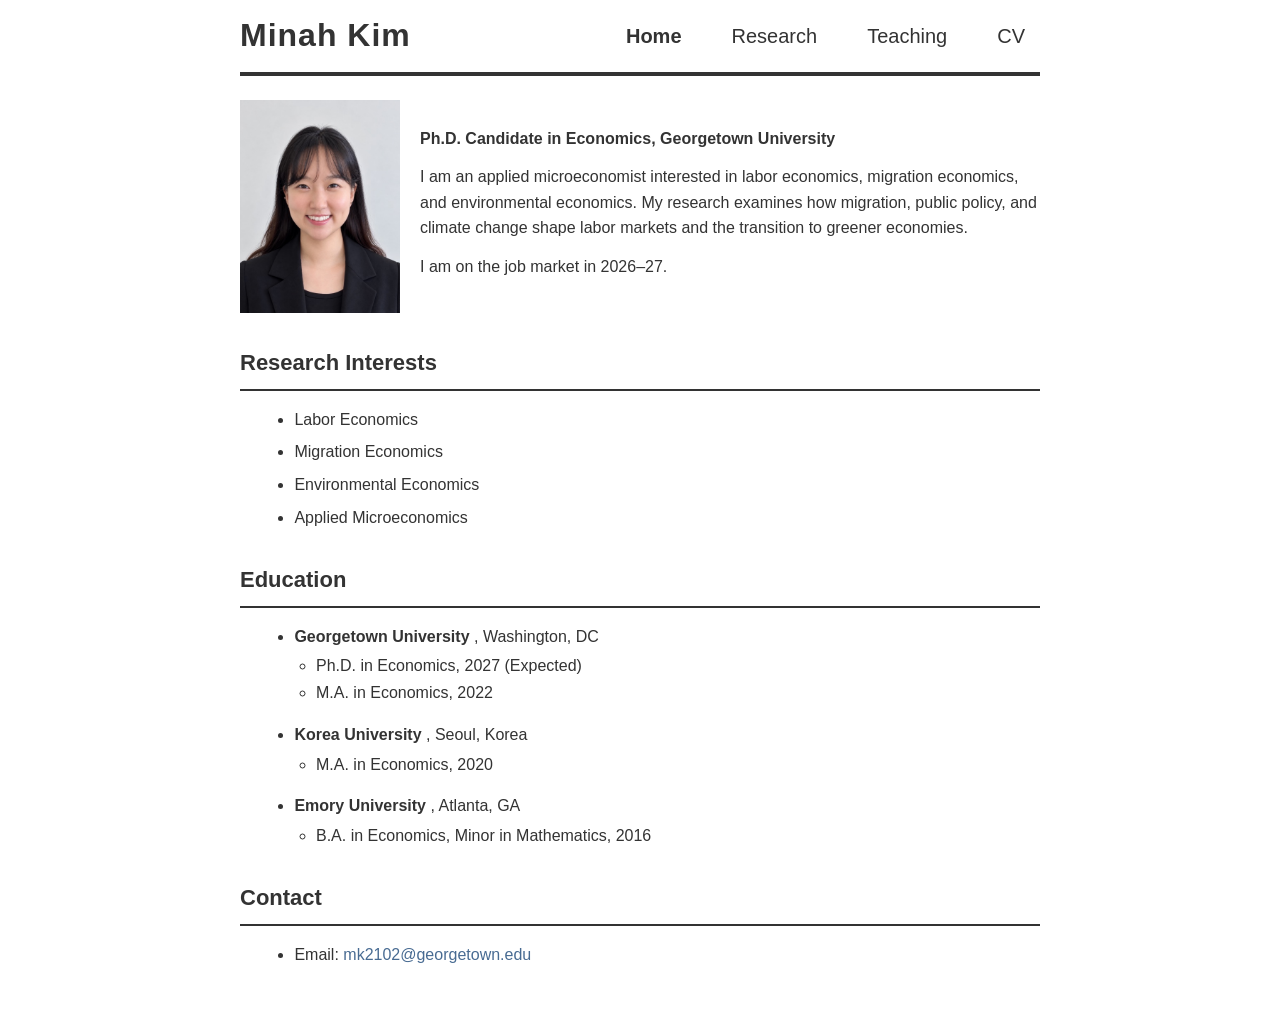
<file: index.html>
<!doctype html>
<html lang="en">
<head>
  <meta charset="utf-8">
  <meta name="viewport" content="width=device-width, initial-scale=1">
  <title>Minah Kim</title>
  <meta name="description" content="Minah Kim is a Ph.D. candidate in Economics at Georgetown University, studying labor, migration, and environmental economics. On the 2026–27 job market.">
  <meta name="author" content="Minah Kim">
  <link rel="canonical" href="https://minahkim-econ.github.io/">
  <meta property="og:type" content="website">
  <meta property="og:site_name" content="Minah Kim">
  <meta property="og:title" content="Minah Kim">
  <meta property="og:description" content="Minah Kim is a Ph.D. candidate in Economics at Georgetown University, studying labor, migration, and environmental economics. On the 2026–27 job market.">
  <meta property="og:url" content="https://minahkim-econ.github.io/">
  <meta property="og:image" content="https://minahkim-econ.github.io/profile.jpg">
  <meta property="og:image:alt" content="Minah Kim">
  <meta name="twitter:card" content="summary">
  <link rel="icon" href="favicon.svg" type="image/svg+xml">
  <link rel="stylesheet" href="style.css">
  <script type="application/ld+json">
{
  "@context": "https://schema.org",
  "@type": "Person",
  "@id": "https://minahkim-econ.github.io/#minah-kim",
  "name": "Minah Kim",
  "url": "https://minahkim-econ.github.io/",
  "image": "https://minahkim-econ.github.io/profile.jpg",
  "jobTitle": "Ph.D. Candidate in Economics",
  "affiliation": {
    "@type": "CollegeOrUniversity",
    "name": "Georgetown University"
  },
  "knowsAbout": [
    "Labor Economics",
    "Migration Economics",
    "Environmental Economics",
    "Applied Microeconomics"
  ]
}
  </script>
</head>
<body>
  <a class="skip-link" href="#content">Skip to main content</a>
  <!-- The same navigation is repeated in all four files for direct HTML editing. -->
  <header class="site-header">
    <div class="header-container">
      <h1 class="site-name"><a href="index.html">Minah Kim</a></h1>
      <nav aria-label="Primary navigation">
        <ul>
          <li><a href="index.html" aria-current="page">Home</a></li>
          <li><a href="research.html">Research</a></li>
          <li><a href="teaching.html">Teaching</a></li>
          <li><a href="cv.html">CV</a></li>
        </ul>
      </nav>
    </div>
  </header>
  <!-- Edit this page’s content below. No JavaScript or iframe is used for text. -->
<main id="content" tabindex="-1">
 <section id="profile-section">
  <div id="profile-picture">
   <img alt="Minah Kim" decoding="async" height="600" src="profile.jpg" width="450"/>
  </div>
  <div id="research-statement">
   <p>
    <strong>
     Ph.D. Candidate in Economics, Georgetown University
    </strong>
   </p>
   <p>
    I am an applied microeconomist interested in labor economics, migration economics, and environmental economics. My research examines how migration, public policy, and climate change shape labor markets and the transition to greener economies.
   </p>
   <p>
    I am on the job market in 2026–27.
   </p>
  </div>
 </section>
 <section class="home-info-section">
  <h2>
   Research Interests
  </h2>
  <div class="home-section-content">
   <ul class="home-bullet-list">
    <li>
     Labor Economics
    </li>
    <li>
     Migration Economics
    </li>
    <li>
     Environmental Economics
    </li>
    <li>
     Applied Microeconomics
    </li>
   </ul>
  </div>
 </section>
 <section class="home-info-section">
  <h2>
   Education
  </h2>
  <div class="home-section-content">
   <ul class="home-bullet-list education-list">
    <li>
     <strong>
      Georgetown University
     </strong>, Washington, DC
     <ul class="education-detail-list">
      <li>
       Ph.D. in Economics, 2027 (Expected)
      </li>
      <li>
       M.A. in Economics, 2022
      </li>
     </ul>
    </li>
    <li>
     <strong>
      Korea University
     </strong>, Seoul, Korea
     <ul class="education-detail-list">
      <li>
       M.A. in Economics, 2020
      </li>
     </ul>
    </li>
    <li>
     <strong>
      Emory University
     </strong>, Atlanta, GA
     <ul class="education-detail-list">
      <li>
       B.A. in Economics, Minor in Mathematics, 2016
      </li>
     </ul>
    </li>
   </ul>
  </div>
 </section>
 <section class="home-info-section">
  <h2>
   Contact
  </h2>
  <div class="home-section-content">
   <ul class="home-bullet-list">
    <li>
     Email:
     <a href="mailto:mk2102@georgetown.edu">
      mk2102@georgetown.edu
     </a>
    </li>
   </ul>
  </div>
 </section>
</main>

</body>
</html>
</file>
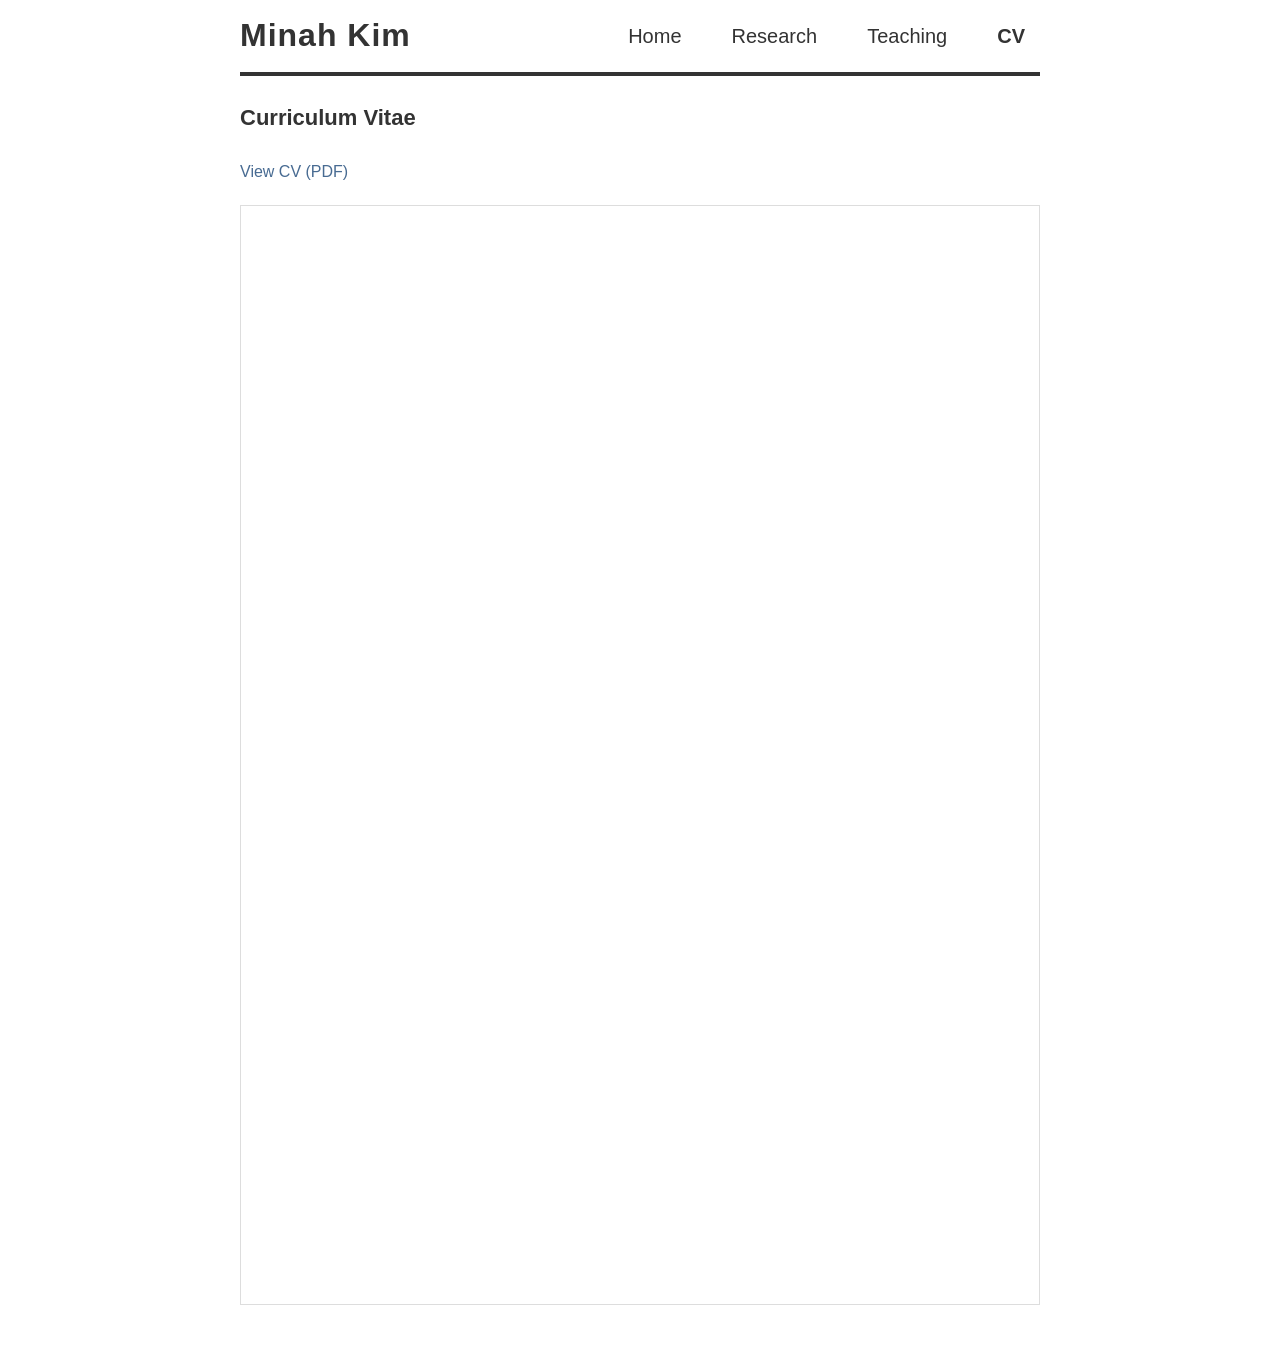
<file: cv.html>
<!doctype html>
<html lang="en">
<head>
  <meta charset="utf-8">
  <meta name="viewport" content="width=device-width, initial-scale=1">
  <title>Minah Kim | CV</title>
  <meta name="description" content="Curriculum vitae of Minah Kim, Ph.D. candidate in Economics at Georgetown University. View the current CV as a PDF.">
  <meta name="author" content="Minah Kim">
  <link rel="canonical" href="https://minahkim-econ.github.io/cv.html">
  <meta property="og:type" content="website">
  <meta property="og:site_name" content="Minah Kim">
  <meta property="og:title" content="CV | Minah Kim | Georgetown University">
  <meta property="og:description" content="Curriculum vitae of Minah Kim, Ph.D. candidate in Economics at Georgetown University. View the current CV as a PDF.">
  <meta property="og:url" content="https://minahkim-econ.github.io/cv.html">
  <meta property="og:image" content="https://minahkim-econ.github.io/profile.jpg">
  <meta property="og:image:alt" content="Minah Kim">
  <meta name="twitter:card" content="summary">
  <link rel="icon" href="favicon.svg" type="image/svg+xml">
  <link rel="stylesheet" href="style.css">
</head>
<body>
  <a class="skip-link" href="#content">Skip to main content</a>
  <!-- The same navigation is repeated in all four files for direct HTML editing. -->
  <header class="site-header">
    <div class="header-container">
      <p class="site-name"><a href="index.html">Minah Kim</a></p>
      <nav aria-label="Primary navigation">
        <ul>
          <li><a href="index.html">Home</a></li>
          <li><a href="research.html">Research</a></li>
          <li><a href="teaching.html">Teaching</a></li>
          <li><a href="cv.html" aria-current="page">CV</a></li>
        </ul>
      </nav>
    </div>
  </header>
  <!-- Edit this page’s content below. No JavaScript or iframe is used for text. -->
<main id="content" tabindex="-1">
 <h1 class="sr-only">
  CV — Minah Kim
 </h1>
 <section>
  <h2 class="cv-heading">
   Curriculum Vitae
  </h2>
  <p class="cv-intro">
   <a href="https://drive.google.com/file/d/1tqMLfS1qfeCySwGYVLD1P_jFo30ikBBq/view" rel="noopener" target="_blank">
    View CV (PDF)
   </a>
  </p>
  <iframe class="cv-viewer" src="https://drive.google.com/file/d/1tqMLfS1qfeCySwGYVLD1P_jFo30ikBBq/preview" title="Minah Kim — Curriculum Vitae">
  </iframe>
 </section>
</main>

</body>
</html>
</file>
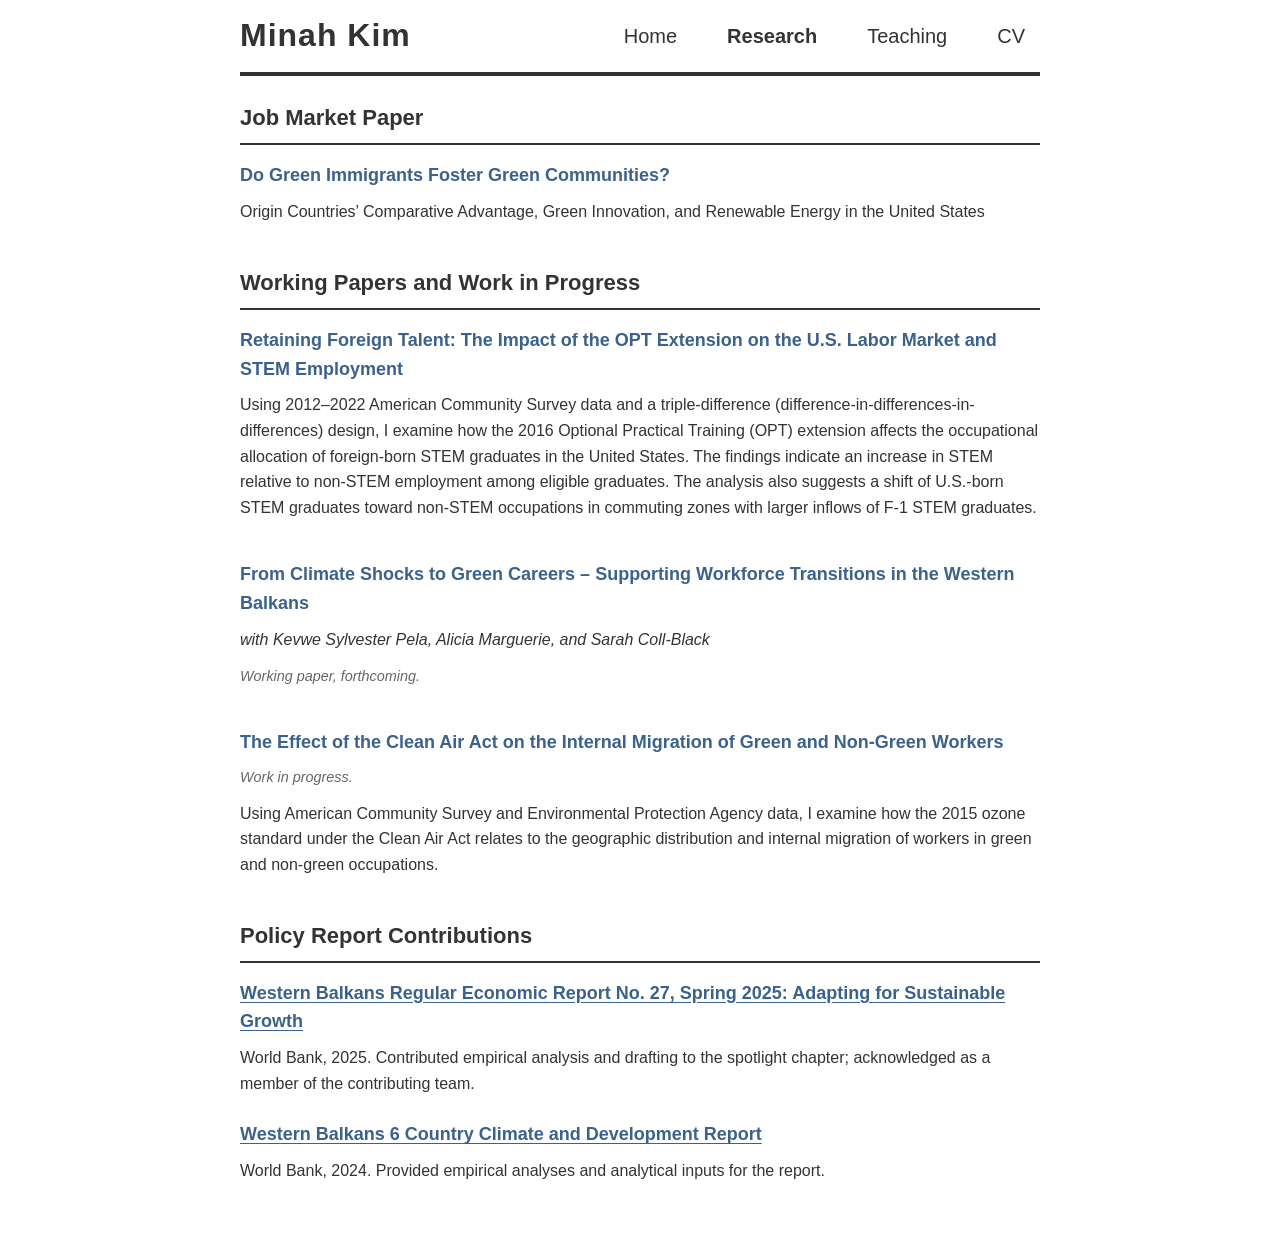
<file: research.html>
<!doctype html>
<html lang="en">
<head>
  <meta charset="utf-8">
  <meta name="viewport" content="width=device-width, initial-scale=1">
  <title>Minah Kim | Research</title>
  <meta name="description" content="Research by Minah Kim on migration, labor markets, green innovation, and environmental policy. Job market paper, working papers, and policy report contributions.">
  <meta name="author" content="Minah Kim">
  <link rel="canonical" href="https://minahkim-econ.github.io/research.html">
  <meta property="og:type" content="website">
  <meta property="og:site_name" content="Minah Kim">
  <meta property="og:title" content="Research | Minah Kim | Georgetown University">
  <meta property="og:description" content="Research by Minah Kim on migration, labor markets, green innovation, and environmental policy. Job market paper, working papers, and policy report contributions.">
  <meta property="og:url" content="https://minahkim-econ.github.io/research.html">
  <meta property="og:image" content="https://minahkim-econ.github.io/profile.jpg">
  <meta property="og:image:alt" content="Minah Kim">
  <meta name="twitter:card" content="summary">
  <link rel="icon" href="favicon.svg" type="image/svg+xml">
  <link rel="stylesheet" href="style.css">
</head>
<body>
  <a class="skip-link" href="#content">Skip to main content</a>
  <!-- The same navigation is repeated in all four files for direct HTML editing. -->
  <header class="site-header">
    <div class="header-container">
      <p class="site-name"><a href="index.html">Minah Kim</a></p>
      <nav aria-label="Primary navigation">
        <ul>
          <li><a href="index.html">Home</a></li>
          <li><a href="research.html" aria-current="page">Research</a></li>
          <li><a href="teaching.html">Teaching</a></li>
          <li><a href="cv.html">CV</a></li>
        </ul>
      </nav>
    </div>
  </header>
  <!-- Edit this page’s content below. No JavaScript or iframe is used for text. -->
<main id="content" tabindex="-1">
 <h1 class="sr-only">
  Research — Minah Kim
 </h1>
 <section>
  <h2>
   Job Market Paper
  </h2>
  <article class="research-paper">
   <h3>
    Do Green Immigrants Foster Green Communities?
   </h3>
   <p>
    Origin Countries’ Comparative Advantage, Green Innovation, and Renewable Energy in the United States
   </p>
  </article>
 </section>
 <section>
  <h2>
   Working Papers and Work in Progress
  </h2>
  <article class="research-paper">
   <h3>
    Retaining Foreign Talent: The Impact of the OPT Extension on the U.S. Labor Market and STEM Employment
   </h3>
   <p>
    Using 2012–2022 American Community Survey data and a triple-difference (difference-in-differences-in-differences) design, I examine how the 2016 Optional Practical Training (OPT) extension affects the occupational allocation of foreign-born STEM graduates in the United States. The findings indicate an increase in STEM relative to non-STEM employment among eligible graduates. The analysis also suggests a shift of U.S.-born STEM graduates toward non-STEM occupations in commuting zones with larger inflows of F-1 STEM graduates.
   </p>
  </article>
  <article class="research-paper">
   <h3>
    From Climate Shocks to Green Careers – Supporting Workforce Transitions in the Western Balkans
   </h3>
   <p>
    <em>
     with Kevwe Sylvester Pela, Alicia Marguerie, and Sarah Coll-Black
    </em>
   </p>
   <p class="paper-status">
    Working paper, forthcoming.
   </p>
  </article>
  <article class="research-paper">
   <h3>
    The Effect of the Clean Air Act on the Internal Migration of Green and Non-Green Workers
   </h3>
   <p class="paper-status">
    Work in progress.
   </p>
   <p>
    Using American Community Survey and Environmental Protection Agency data, I examine how the 2015 ozone standard under the Clean Air Act relates to the geographic distribution and internal migration of workers in green and non-green occupations.
   </p>
  </article>
 </section>
 <section>
  <h2>
   Policy Report Contributions
  </h2>
  <div class="publication-entry">
   <h3>
    <a href="https://documents1.worldbank.org/curated/en/099042325021511545/pdf/P506742-7e63000a-aafd-40a5-8b97-fffe2a1cc12f.pdf" rel="noopener" target="_blank">
     Western Balkans Regular Economic Report No. 27, Spring 2025: Adapting for Sustainable Growth
    </a>
   </h3>
   <p>
    World Bank, 2025. Contributed empirical analysis and drafting to the spotlight chapter; acknowledged as a member of the contributing team.
   </p>
  </div>
  <div class="publication-entry">
   <h3>
    <a href="https://documents1.worldbank.org/curated/en/099071524133044083/pdf/P17920517750570c21b0f01a95ff7aa3fcc.pdf" rel="noopener" target="_blank">
     Western Balkans 6 Country Climate and Development Report
    </a>
   </h3>
   <p>
    World Bank, 2024. Provided empirical analyses and analytical inputs for the report.
   </p>
  </div>
 </section>
</main>

</body>
</html>
</file>
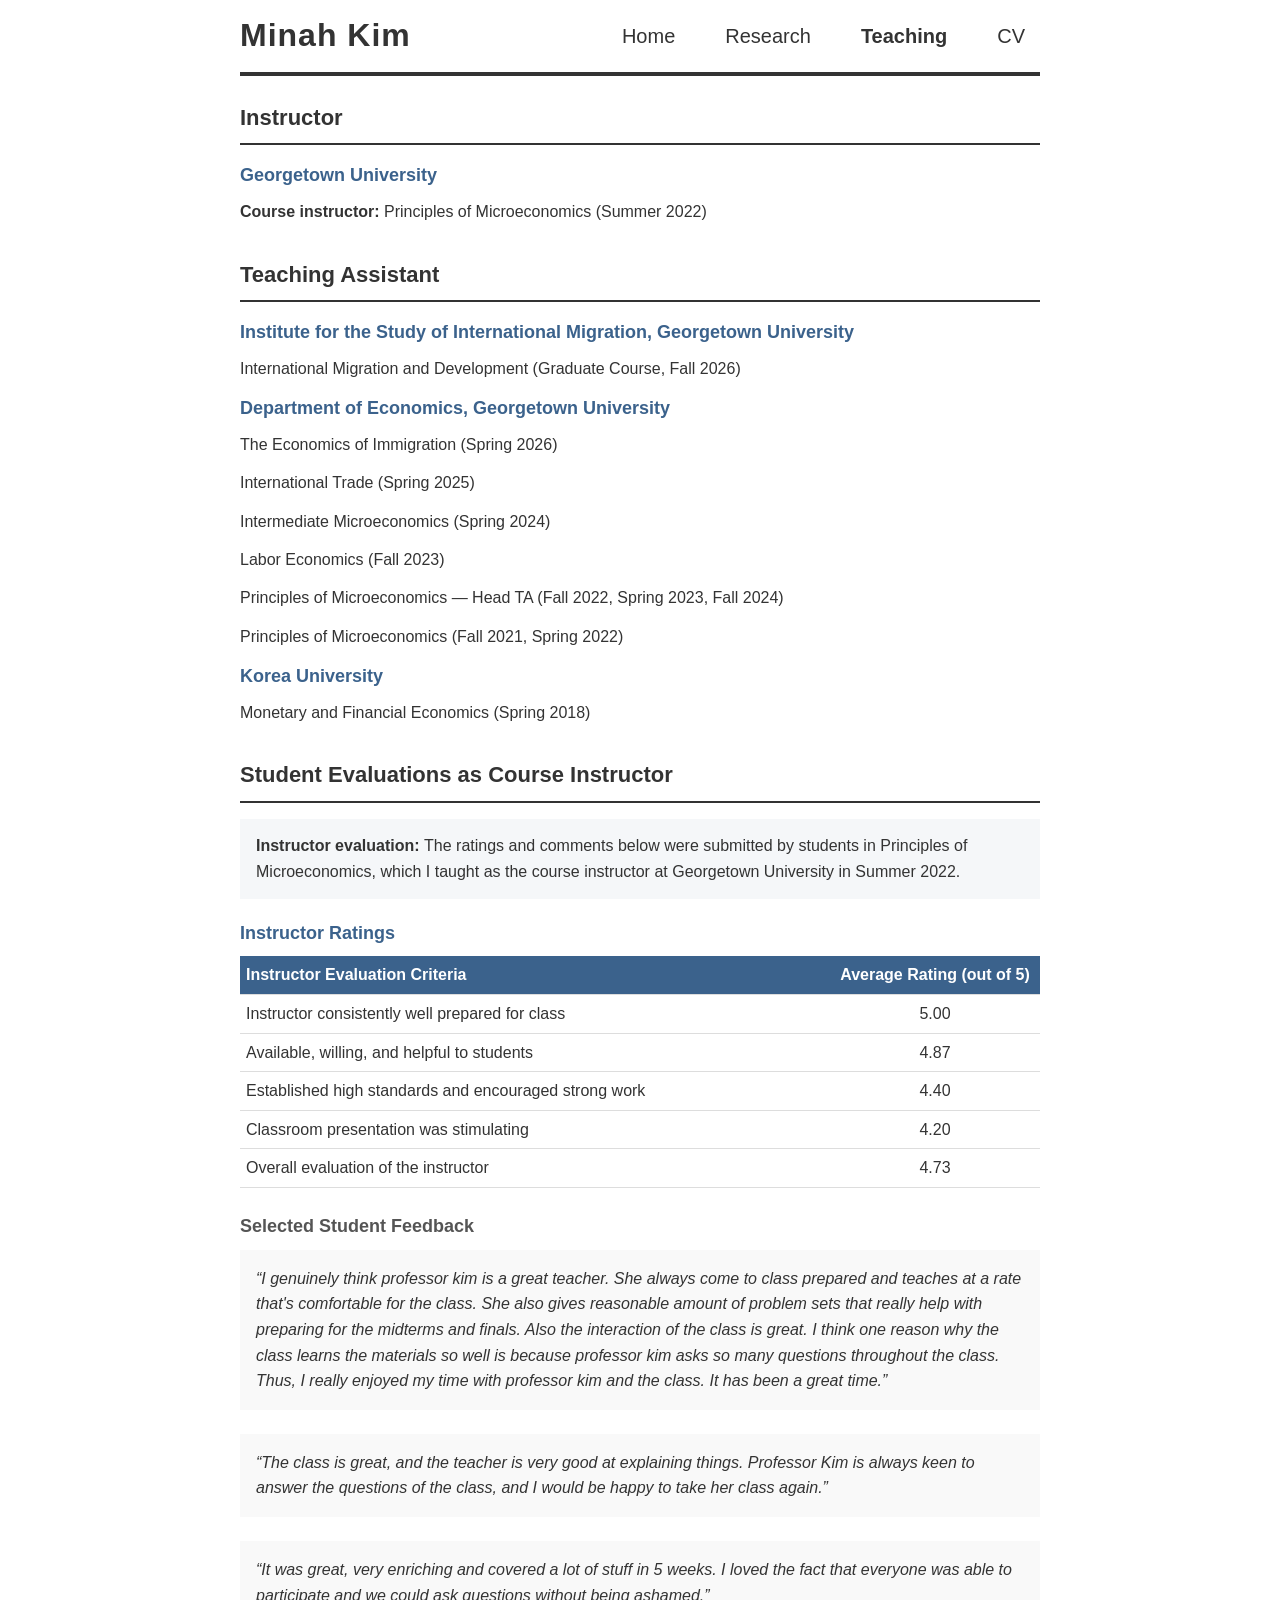
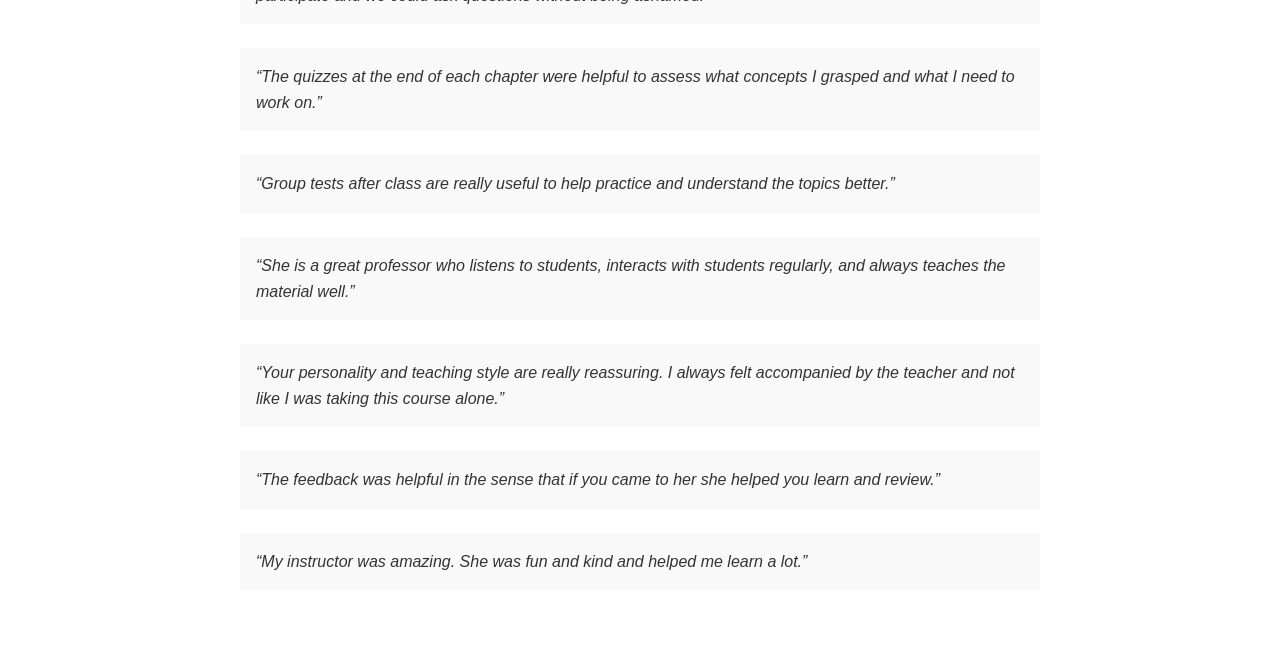
<file: teaching.html>
<!doctype html>
<html lang="en">
<head>
  <meta charset="utf-8">
  <meta name="viewport" content="width=device-width, initial-scale=1">
  <title>Minah Kim | Teaching</title>
  <meta name="description" content="Minah Kim’s teaching experience at Georgetown University and Korea University, including courses, instructor ratings, and selected student feedback.">
  <meta name="author" content="Minah Kim">
  <link rel="canonical" href="https://minahkim-econ.github.io/teaching.html">
  <meta property="og:type" content="website">
  <meta property="og:site_name" content="Minah Kim">
  <meta property="og:title" content="Teaching | Minah Kim | Georgetown University">
  <meta property="og:description" content="Minah Kim’s teaching experience at Georgetown University and Korea University, including courses, instructor ratings, and selected student feedback.">
  <meta property="og:url" content="https://minahkim-econ.github.io/teaching.html">
  <meta property="og:image" content="https://minahkim-econ.github.io/profile.jpg">
  <meta property="og:image:alt" content="Minah Kim">
  <meta name="twitter:card" content="summary">
  <link rel="icon" href="favicon.svg" type="image/svg+xml">
  <link rel="stylesheet" href="style.css">
</head>
<body>
  <a class="skip-link" href="#content">Skip to main content</a>
  <!-- The same navigation is repeated in all four files for direct HTML editing. -->
  <header class="site-header">
    <div class="header-container">
      <p class="site-name"><a href="index.html">Minah Kim</a></p>
      <nav aria-label="Primary navigation">
        <ul>
          <li><a href="index.html">Home</a></li>
          <li><a href="research.html">Research</a></li>
          <li><a href="teaching.html" aria-current="page">Teaching</a></li>
          <li><a href="cv.html">CV</a></li>
        </ul>
      </nav>
    </div>
  </header>
  <!-- Edit this page’s content below. No JavaScript or iframe is used for text. -->
<main id="content" tabindex="-1">
 <h1 class="sr-only">
  Teaching — Minah Kim
 </h1>
 <section>
  <h2>
   Instructor
  </h2>
  <h3>
   Georgetown University
  </h3>
  <p>
   <strong>
    Course instructor:
   </strong>
   Principles of Microeconomics (Summer 2022)
  </p>
 </section>
 <section>
  <h2>
   Teaching Assistant
  </h2>
  <h3>
   Institute for the Study of International Migration, Georgetown University
  </h3>
  <p>
   International Migration and Development (Graduate Course, Fall 2026)
  </p>
  <h3>
   Department of Economics, Georgetown University
  </h3>
  <p>
   The Economics of Immigration (Spring 2026)
  </p>
  <p>
   International Trade (Spring 2025)
  </p>
  <p>
   Intermediate Microeconomics (Spring 2024)
  </p>
  <p>
   Labor Economics (Fall 2023)
  </p>
  <p>
   Principles of Microeconomics — Head TA (Fall 2022, Spring 2023, Fall 2024)
  </p>
  <p>
   Principles of Microeconomics (Fall 2021, Spring 2022)
  </p>
  <h3>
   Korea University
  </h3>
  <p>
   Monetary and Financial Economics (Spring 2018)
  </p>
 </section>
 <section>
  <h2>
   Student Evaluations as Course Instructor
  </h2>
  <p class="instructor-evaluation-context">
   <strong>
    Instructor evaluation:
   </strong>
   The ratings and comments below were submitted by students in Principles of Microeconomics, which I taught as the course instructor at Georgetown University in Summer 2022.
  </p>
  <h3>
   Instructor Ratings
  </h3>
  <div class="summary-section">
   <table class="summary-table">
    <thead>
     <tr>
      <th scope="col">
       Instructor Evaluation Criteria
      </th>
      <th scope="col">
       Average Rating (out of 5)
      </th>
     </tr>
    </thead>
    <tbody>
     <tr>
      <td>
       Instructor consistently well prepared for class
      </td>
      <td>
       5.00
      </td>
     </tr>
     <tr>
      <td>
       Available, willing, and helpful to students
      </td>
      <td>
       4.87
      </td>
     </tr>
     <tr>
      <td>
       Established high standards and encouraged strong work
      </td>
      <td>
       4.40
      </td>
     </tr>
     <tr>
      <td>
       Classroom presentation was stimulating
      </td>
      <td>
       4.20
      </td>
     </tr>
     <tr>
      <td>
       Overall evaluation of the instructor
      </td>
      <td>
       4.73
      </td>
     </tr>
    </tbody>
   </table>
  </div>
  <div class="feedback-section">
   <h3>
    Selected Student Feedback
   </h3>
   <ul>
    <li>
     <blockquote>
      “I genuinely think professor kim is a great teacher. She always come to class prepared and teaches at a rate that's comfortable for the class. She also gives reasonable amount of problem sets that really help with preparing for the midterms and finals. Also the interaction of the class is great. I think one reason why the class learns the materials so well is because professor kim asks so many questions throughout the class. Thus, I really enjoyed my time with professor kim and the class. It has been a great time.”
     </blockquote>
    </li>
    <li>
     <blockquote>
      “The class is great, and the teacher is very good at explaining things. Professor Kim is always keen to answer the questions of the class, and I would be happy to take her class again.”
     </blockquote>
    </li>
    <li>
     <blockquote>
      “It was great, very enriching and covered a lot of stuff in 5 weeks. I loved the fact that everyone was able to participate and we could ask questions without being ashamed.”
     </blockquote>
    </li>
    <li>
     <blockquote>
      “The quizzes at the end of each chapter were helpful to assess what concepts I grasped and what I need to work on.”
     </blockquote>
    </li>
    <li>
     <blockquote>
      “Group tests after class are really useful to help practice and understand the topics better.”
     </blockquote>
    </li>
    <li>
     <blockquote>
      “She is a great professor who listens to students, interacts with students regularly, and always teaches the material well.”
     </blockquote>
    </li>
    <li>
     <blockquote>
      “Your personality and teaching style are really reassuring. I always felt accompanied by the teacher and not like I was taking this course alone.”
     </blockquote>
    </li>
    <li>
     <blockquote>
      “The feedback was helpful in the sense that if you came to her she helped you learn and review.”
     </blockquote>
    </li>
    <li>
     <blockquote>
      “My instructor was amazing. She was fun and kind and helped me learn a lot.”
     </blockquote>
    </li>
   </ul>
  </div>
 </section>
</main>

</body>
</html>
</file>
<file: style.css>
/* Shared design for Minah Kim's website. Edit this file to change appearance. */
:root {
  color-scheme: light;
  --text: #333;
  --heading-blue: #3b628c;
  --link-blue: #486b92;
  --page-width: 800px;
}

* { box-sizing: border-box; }
html { scroll-padding-top: 110px; }
body {
  margin: 0;
  background: #fff;
  color: var(--text);
  font-family: Lato, Arial, Helvetica, sans-serif;
  font-size: 16px;
  line-height: 1.6;
}
a { color: var(--link-blue); text-underline-offset: 3px; }
a:hover { text-decoration: underline; }
a:focus-visible { outline: 3px solid var(--text); outline-offset: 3px; }
img { display: block; max-width: 100%; height: auto; }
.sr-only {
  position: absolute;
  width: 1px;
  height: 1px;
  padding: 0;
  margin: -1px;
  overflow: hidden;
  clip-path: inset(50%);
  white-space: nowrap;
  border: 0;
}
.skip-link {
  position: fixed;
  z-index: 2000;
  top: 8px;
  left: 8px;
  padding: 8px 12px;
  background: white;
  transform: translateY(-200%);
}
.skip-link:focus { transform: translateY(0); }

/* Sticky positioning lets the mobile header grow without covering the content. */
.site-header {
  position: sticky;
  z-index: 1000;
  top: 0;
  background: #fff;
  font-family: "Trebuchet MS", Arial, sans-serif;
}
.header-container {
  display: flex;
  justify-content: space-between;
  align-items: center;
  width: min(var(--page-width), calc(100% - 32px));
  margin: 0 auto;
  padding: 10px 0;
  border-bottom: 4px solid var(--text);
}
.site-name {
  margin: 0;
  font-size: 32px;
  font-weight: 700;
  line-height: 1.6;
  letter-spacing: 1px;
}
.site-name a { color: inherit; text-decoration: none; }
nav ul {
  display: flex;
  gap: 20px;
  margin: 0;
  padding: 0;
  list-style: none;
}
nav a {
  display: inline-block;
  padding: 10px 15px;
  border-radius: 5px;
  color: var(--text);
  font-size: 20px;
  font-weight: 500;
  text-decoration: none;
}
nav a:hover { outline: 3px solid var(--text); text-decoration: none; }
nav a[aria-current="page"] { font-weight: 700; }

main {
  width: min(var(--page-width), calc(100% - 32px));
  margin: 24px auto 0;
  padding-bottom: 32px;
  overflow-wrap: break-word;
}
main:focus { outline: none; }
section { margin-bottom: 2rem; }
h2 {
  margin: 0 0 16px;
  padding-bottom: 8px;
  border-bottom: 2px solid var(--text);
  font-family: "Trebuchet MS", Arial, sans-serif;
  font-size: 22px;
  font-weight: 700;
}
h3 {
  margin: 0 0 .5em;
  color: var(--heading-blue);
  font-family: "Trebuchet MS", Arial, sans-serif;
  font-size: 18px;
  font-weight: 700;
}
p { margin: .3em 0 .8em; }
main a { text-decoration: none; }
#profile-section { display: flex; align-items: center; gap: 20px; margin-bottom: 32px; }
#profile-picture { flex: 0 0 160px; }
#profile-picture img { width: 160px; height: auto; }
#research-statement { flex: 1; min-width: 0; }
.home-section-content { margin-left: 1rem; padding-left: 1.25rem; }
.home-bullet-list { margin: 0; padding-left: 1.15rem; }
.home-bullet-list > li { margin-bottom: .45rem; }
.home-bullet-list > li:last-child { margin-bottom: 0; }
.education-list > li { margin-bottom: 1rem; }
.education-detail-list { margin: .25rem 0 0; padding-left: 1.35rem; list-style: circle; }
.education-detail-list li { margin-bottom: .1rem; }
.research-paper { margin-bottom: 2.5rem; }
.paper-status { color: #666; font-size: .9rem; font-style: italic; }
.publication-entry { margin-bottom: 1.5rem; }
.publication-entry h3 a { color: inherit; text-decoration: underline; }

/* Teaching evaluation table and the original student feedback layout. */
.instructor-evaluation-context { margin: 1rem 0 1.25rem; padding: .9rem 1rem; background: #f5f7f9; }
.summary-section { margin-bottom: 1rem; overflow-x: auto; }
.summary-table { width: 100%; border-collapse: collapse; }
.summary-table th, .summary-table td { padding: 6px; border-bottom: 1px solid #ddd; text-align: left; }
.summary-table th { background: var(--heading-blue); color: #fff; font-weight: 700; }
.summary-table th:last-child, .summary-table td:last-child { width: 210px; text-align: center; }
.summary-table tbody tr:hover { background: #f5f5f5; }
.feedback-section { font-family: "Trebuchet MS", Arial, sans-serif; }
.feedback-section h3 { margin-top: 1.5rem; color: #555; }
.feedback-section ul { margin: 0; padding: 0; list-style: none; }
.feedback-section li { margin-bottom: 1.5rem; padding: 1rem; background: #f9f9f9; }
.feedback-section blockquote { margin: 0; font-style: italic; }
.feedback-section cite { display: block; margin-top: .5rem; color: #666; font-size: .9rem; }

/* Only the CV PDF uses an iframe. */
.cv-heading { border-bottom: 0; }
.cv-intro { margin-bottom: 1.25rem; }
.cv-viewer { display: block; width: 100%; height: 1100px; border: 1px solid #ddd; }

@media (max-width: 768px) {
  .header-container { flex-wrap: wrap; gap: 8px; }
  .site-name { font-size: 28px; line-height: 1.15; }
  nav ul { flex-wrap: wrap; gap: 12px; }
  nav a { padding: 8px 10px; font-size: 18px; }
  #profile-section { flex-direction: column; align-items: flex-start; gap: 16px; }
  #profile-picture { flex-basis: auto; }
  #research-statement p { font-size: 1.05rem; }
  .home-section-content { margin-left: .25rem; padding-left: 1rem; }
}
@media (max-width: 600px) {
  .header-container { display: block; }
  nav ul { justify-content: space-between; gap: 2px; margin-top: 8px; }
  nav a { padding: 6px 7px; font-size: 16px; }
  .cv-viewer { height: 750px; }
  .summary-table th:last-child, .summary-table td:last-child { width: 120px; }
  html { scroll-padding-top: 125px; }
}
</file>
